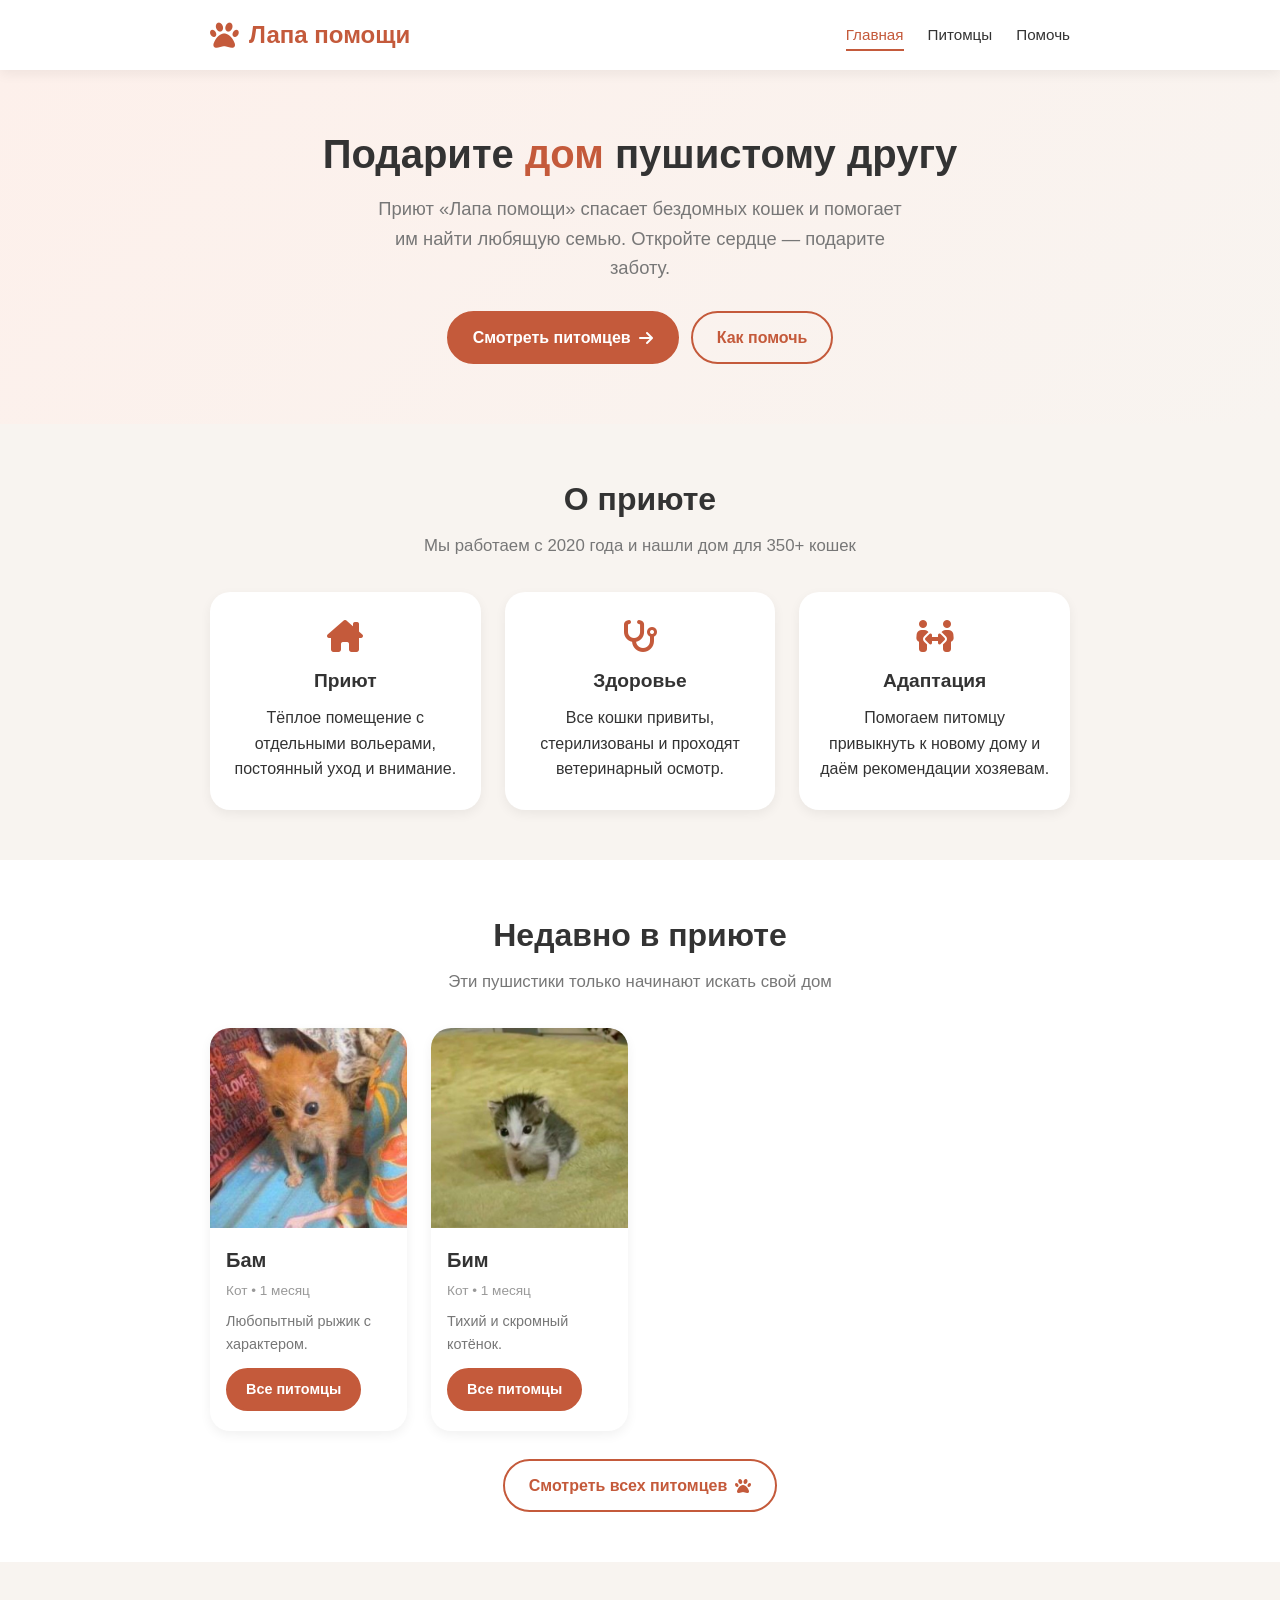
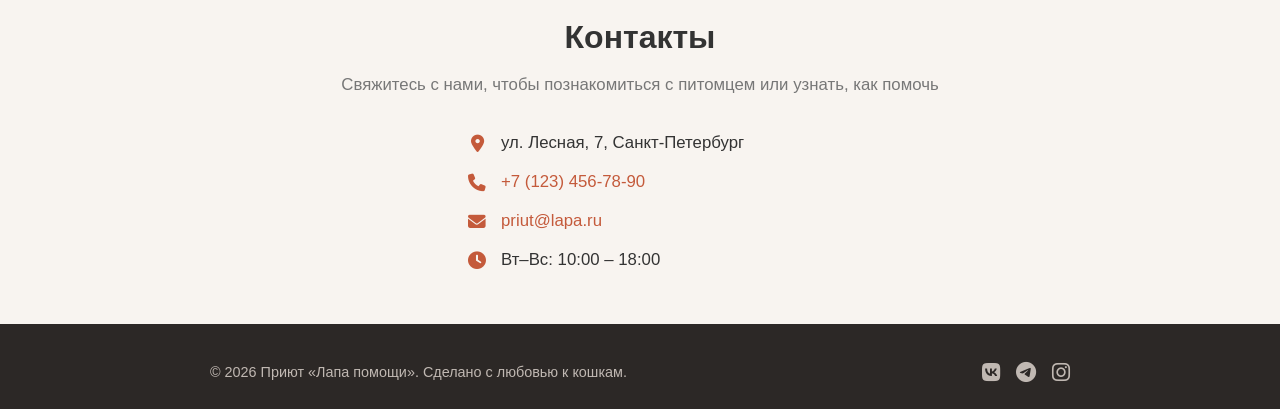
<file: index.html>
<!DOCTYPE html>
<html lang="ru">
<head>
    <meta charset="UTF-8">
    <meta name="viewport" content="width=device-width, initial-scale=1.0">
    <meta name="description" content="Приют «Лапа помощи» — спасение и пристройство бездомных кошек. Подарите дом пушистому другу.">
    <title>Приют «Лапа помощи» — Главная</title>
    <link rel="stylesheet" href="https://cdnjs.cloudflare.com/ajax/libs/font-awesome/6.5.1/css/all.min.css">
    <link rel="stylesheet" href="style.css">
</head>
<body>

    <header class="header">
        <div class="container header__inner">
            <a href="index.html" class="logo" aria-label="Приют Лапа помощи — на главную">
                <i class="fa-solid fa-paw logo__icon"></i>
                <span>Лапа помощи</span>
            </a>
            <nav class="nav" aria-label="Основная навигация">
                <ul class="nav__list">
                    <li><a href="index.html" class="nav__link nav__link--active">Главная</a></li>
                    <li><a href="pets.html" class="nav__link">Питомцы</a></li>
                    <li><a href="help.html" class="nav__link">Помочь</a></li>
                </ul>
            </nav>
        </div>
    </header>

    <main>
        <section class="hero">
            <div class="container">
                <h1 class="hero__title">Подарите <span>дом</span> пушистому другу</h1>
                <p class="hero__subtitle">Приют «Лапа помощи» спасает бездомных кошек и помогает им найти любящую семью. Откройте сердце — подарите заботу.</p>
                <div class="hero__actions">
                    <a href="pets.html" class="btn">Смотреть питомцев <i class="fa-solid fa-arrow-right"></i></a>
                    <a href="help.html" class="btn btn--outline">Как помочь</a>
                </div>
            </div>
        </section>

        <section class="section">
            <div class="container">
                <h2 class="section__title">О приюте</h2>
                <p class="section__subtitle">Мы работаем с 2020 года и нашли дом для 350+ кошек</p>
                <div class="about-grid">
                    <div class="about-card">
                        <i class="fa-solid fa-house-chimney about-card__icon"></i>
                        <h3 class="about-card__title">Приют</h3>
                        <p>Тёплое помещение с отдельными вольерами, постоянный уход и внимание.</p>
                    </div>
                    <div class="about-card">
                        <i class="fa-solid fa-stethoscope about-card__icon"></i>
                        <h3 class="about-card__title">Здоровье</h3>
                        <p>Все кошки привиты, стерилизованы и проходят ветеринарный осмотр.</p>
                    </div>
                    <div class="about-card">
                        <i class="fa-solid fa-people-arrows about-card__icon"></i>
                        <h3 class="about-card__title">Адаптация</h3>
                        <p>Помогаем питомцу привыкнуть к новому дому и даём рекомендации хозяевам.</p>
                    </div>
                </div>
            </div>
        </section>

        <section class="section section--bg-white">
            <div class="container">
                <h2 class="section__title">Недавно в приюте</h2>
                <p class="section__subtitle">Эти пушистики только начинают искать свой дом</p>
                <div class="pets-grid">
                    <article class="pet-card">
                        <img src="./images/bam.png" 
                             alt="Рыжий котёнок Бам" 
                             class="pet-card__image"
                             loading="lazy">
                        <div class="pet-card__body">
                            <h3 class="pet-card__name">Бам</h3>
                            <p class="pet-card__meta">Кот • 1 месяц</p>
                            <p class="pet-card__desc">Любопытный рыжик с характером.</p>
                            <a href="pets.html" class="btn pet-card__btn">Все питомцы</a>
                        </div>
                    </article>

                    <article class="pet-card">
                        <img src="./images/bim.png" 
                             alt="Котёнок Бам" 
                             class="pet-card__image"
                             loading="lazy">
                        <div class="pet-card__body">
                            <h3 class="pet-card__name">Бим</h3>
                            <p class="pet-card__meta">Кот • 1 месяц</p>
                            <p class="pet-card__desc">Тихий и скромный котёнок.</p>
                            <a href="pets.html" class="btn pet-card__btn">Все питомцы</a>
                        </div>
                    </article>
                </div>
                <div style="text-align: center; margin-top: 28px;">
                    <a href="pets.html" class="btn btn--outline">Смотреть всех питомцев <i class="fa-solid fa-paw"></i></a>
                </div>
            </div>
        </section>

        <section class="section">
            <div class="container">
                <h2 class="section__title">Контакты</h2>
                <p class="section__subtitle">Свяжитесь с нами, чтобы познакомиться с питомцем или узнать, как помочь</p>
                <ul class="contacts__list">
                    <li class="contacts__item">
                        <i class="fa-solid fa-location-dot contacts__icon"></i>
                        <span>ул. Лесная, 7, Санкт-Петербург</span>
                    </li>
                    <li class="contacts__item">
                        <i class="fa-solid fa-phone contacts__icon"></i>
                        <a href="tel:+71234567890">+7 (123) 456-78-90</a>
                    </li>
                    <li class="contacts__item">
                        <i class="fa-solid fa-envelope contacts__icon"></i>
                        <a href="mailto:priut@lapa.ru">priut@lapa.ru</a>
                    </li>
                    <li class="contacts__item">
                        <i class="fa-solid fa-clock contacts__icon"></i>
                        <span>Вт–Вс: 10:00 – 18:00</span>
                    </li>
                </ul>
            </div>
        </section>
    </main>

    <footer class="footer">
        <div class="container footer__inner">
            <p class="footer__copy">© 2026 Приют «Лапа помощи». Сделано с любовью к кошкам.</p>
            <ul class="footer__socials">
                <li><a href="https://vk.com/" target="_blank" rel="noopener" class="footer__social-link" aria-label="ВКонтакте"><i class="fa-brands fa-vk"></i></a></li>
                <li><a href="https://t.me/" target="_blank" rel="noopener" class="footer__social-link" aria-label="Telegram"><i class="fa-brands fa-telegram"></i></a></li>
                <li><a href="https://instagram.com/" target="_blank" rel="noopener" class="footer__social-link" aria-label="Instagram"><i class="fa-brands fa-instagram"></i></a></li>
            </ul>
        </div>
    </footer>
</body>
</html>
</file>
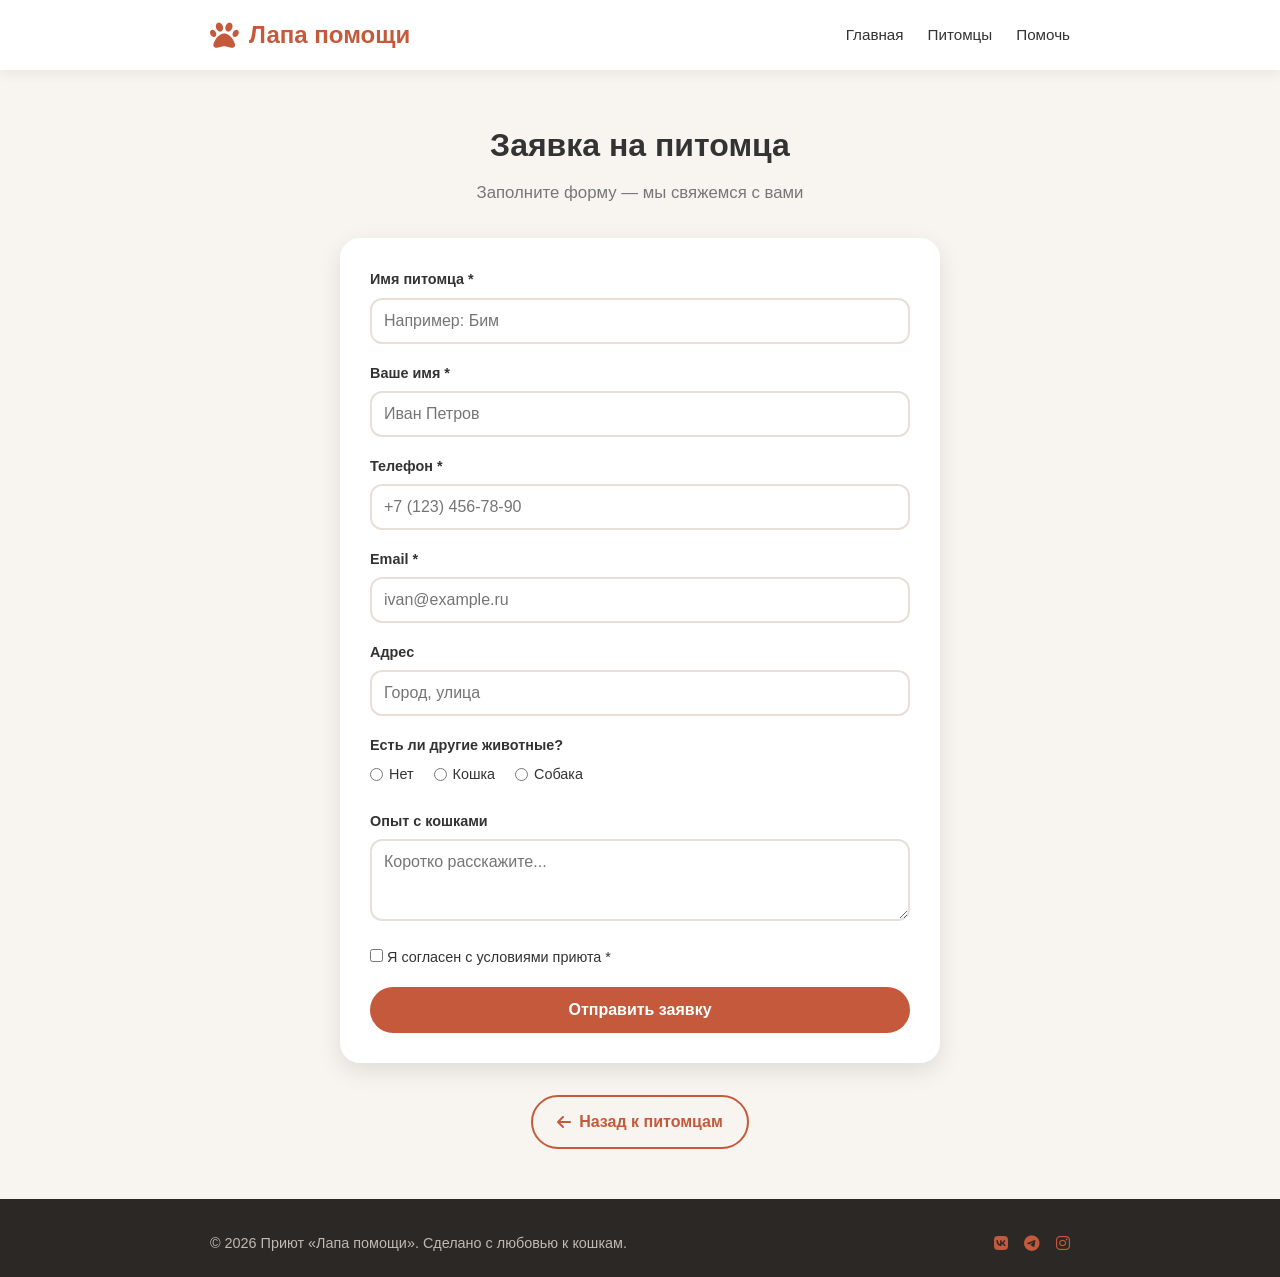
<file: book.html>
<!DOCTYPE html>
<html lang="ru">
<head>
    <meta charset="UTF-8">
    <meta name="viewport" content="width=device-width, initial-scale=1.0">
    <meta name="description" content="Заполните анкету, чтобы забрать питомца из приюта «Лапа помощи».">
    <title>Приют «Лапа помощи» — Забрать питомца</title>
    <link rel="stylesheet" href="https://cdnjs.cloudflare.com/ajax/libs/font-awesome/6.5.1/css/all.min.css">
    <link rel="stylesheet" href="style.css">
</head>
<body>

    <header class="header">
        <div class="container header__inner">
            <a href="index.html" class="logo">
                <i class="fa-solid fa-paw logo__icon"></i>
                <span>Лапа помощи</span>
            </a>
            <nav class="nav">
                <ul class="nav__list">
                    <li><a href="index.html" class="nav__link">Главная</a></li>
                    <li><a href="pets.html" class="nav__link">Питомцы</a></li>
                    <li><a href="help.html" class="nav__link">Помочь</a></li>
                </ul>
            </nav>
        </div>
    </header>

    <main>
        <section class="section">
            <div class="container">
                <h2 class="section__title">Заявка на питомца</h2>
                <p class="section__subtitle">Заполните форму — мы свяжемся с вами</p>

                <div class="book-box">
                    <form id="bookForm">
                        <div class="form-group">
                            <label>Имя питомца *</label>
                            <input type="text" id="petName" placeholder="Например: Бим" required>
                        </div>

                        <div class="form-group">
                            <label>Ваше имя *</label>
                            <input type="text" id="fullName" placeholder="Иван Петров" required>
                        </div>

                        <div class="form-group">
                            <label>Телефон *</label>
                            <input type="tel" id="phone" placeholder="+7 (123) 456-78-90" required>
                        </div>

                        <div class="form-group">
                            <label>Email *</label>
                            <input type="email" id="email" placeholder="ivan@example.ru" required>
                        </div>

                        <div class="form-group">
                            <label>Адрес</label>
                            <input type="text" id="address" placeholder="Город, улица">
                        </div>

                        <div class="form-group">
                            <label>Есть ли другие животные?</label>
                            <div class="radio-group">
                                <label><input type="radio" name="otherPets" value="Нет"> Нет</label>
                                <label><input type="radio" name="otherPets" value="Кошка"> Кошка</label>
                                <label><input type="radio" name="otherPets" value="Собака"> Собака</label>
                            </div>
                        </div>

                        <div class="form-group">
                            <label>Опыт с кошками</label>
                            <textarea rows="3" id="experience" placeholder="Коротко расскажите..."></textarea>
                        </div>

                        <div class="form-group">
                            <label class="checkbox">
                                <input type="checkbox" id="agree" required>
                                <span>Я согласен с условиями приюта *</span>
                            </label>
                        </div>

                        <button type="submit" class="btn btn--block">Отправить заявку</button>
                        <div id="message" class="form-message"></div>
                    </form>
                </div>

                <div class="back-link">
                    <a href="pets.html" class="btn btn--outline"><i class="fa-solid fa-arrow-left"></i> Назад к питомцам</a>
                </div>
            </div>
        </section>
    </main>

    <footer class="footer">
        <div class="container footer__inner">
            <p class="footer__copy">© 2026 Приют «Лапа помощи». Сделано с любовью к кошкам.</p>
            <ul class="footer__socials">
                <li><a href="https://vk.com/" target="_blank"><i class="fa-brands fa-vk"></i></a></li>
                <li><a href="https://t.me/" target="_blank"><i class="fa-brands fa-telegram"></i></a></li>
                <li><a href="https://instagram.com/" target="_blank"><i class="fa-brands fa-instagram"></i></a></li>
            </ul>
        </div>
    </footer>

    <script>
        const urlParams = new URLSearchParams(window.location.search);
        const petFromUrl = urlParams.get('pet');
        if (petFromUrl) {
            document.getElementById('petName').value = petFromUrl;
        }

        document.getElementById('bookForm').addEventListener('submit', function(e) {
            e.preventDefault();

            const petName = document.getElementById('petName').value.trim();
            const fullName = document.getElementById('fullName').value.trim();
            const phone = document.getElementById('phone').value.trim();
            const email = document.getElementById('email').value.trim();
            const agree = document.getElementById('agree').checked;
            const msgDiv = document.getElementById('message');

            msgDiv.className = 'form-message';
            msgDiv.textContent = '';

            if (!petName || !fullName || !phone || !email) {
                msgDiv.textContent = 'Заполните все поля со звёздочкой *';
                msgDiv.classList.add('error');
                return;
            }

            if (!agree) {
                msgDiv.textContent = 'Нужно согласиться с условиями приюта';
                msgDiv.classList.add('error');
                return;
            }

            msgDiv.textContent = `Спасибо, ${fullName}! Заявка на ${petName} принята. Мы скоро свяжемся с вами.`;
            msgDiv.classList.add('success');

            document.getElementById('bookForm').reset();
            if (petFromUrl) {
                document.getElementById('petName').value = petFromUrl;
            }
        });
    </script>
</body>
</html>
</file>
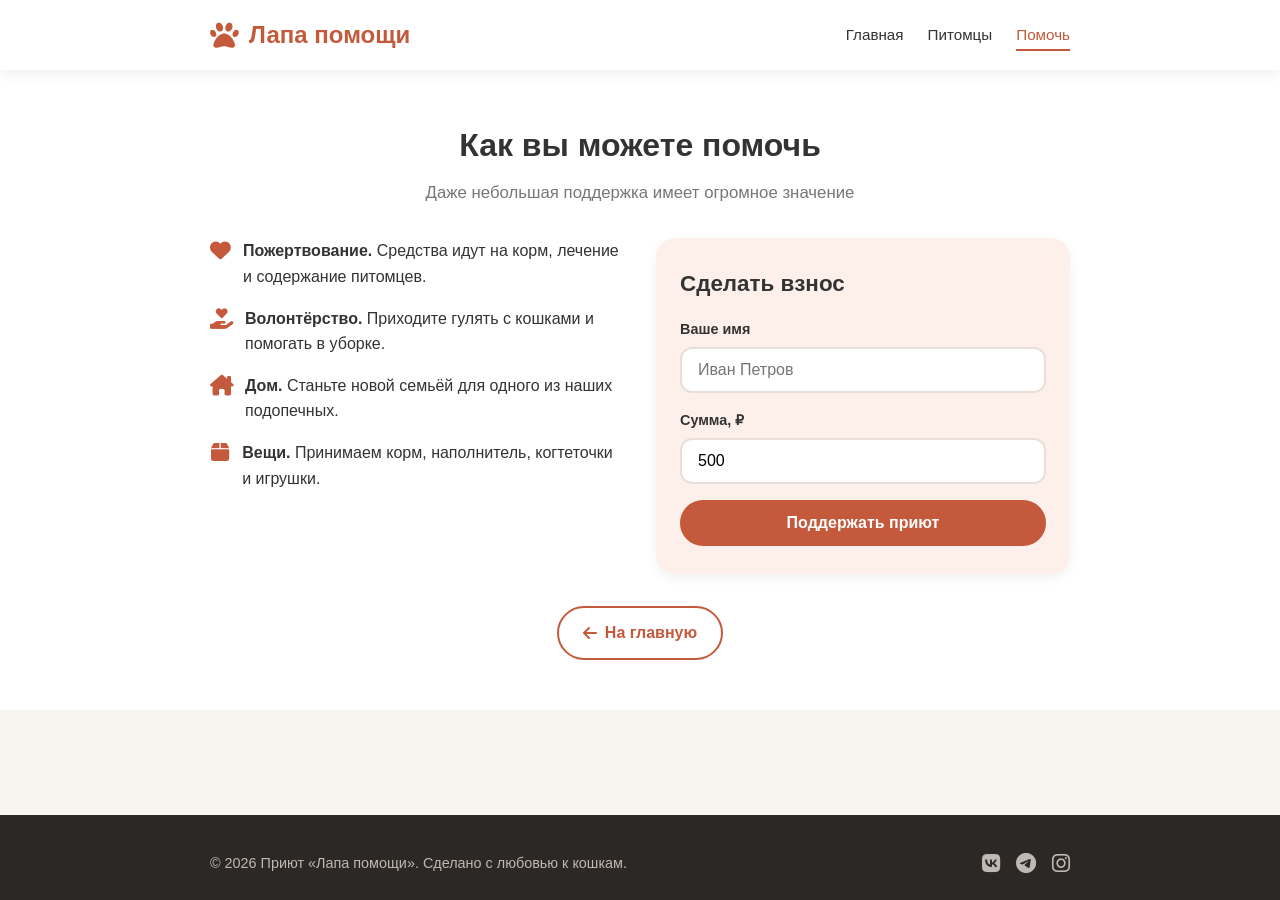
<file: help.html>
<!DOCTYPE html>
<html lang="ru">
<head>
    <meta charset="UTF-8">
    <meta name="viewport" content="width=device-width, initial-scale=1.0">
    <meta name="description" content="Помощь приюту «Лапа помощи» — пожертвования, волонтёрство, вещи.">
    <title>Приют «Лапа помощи» — Как помочь</title>
    <link rel="stylesheet" href="https://cdnjs.cloudflare.com/ajax/libs/font-awesome/6.5.1/css/all.min.css">
    <link rel="stylesheet" href="style.css">
</head>
<body>

    <header class="header">
        <div class="container header__inner">
            <a href="index.html" class="logo" aria-label="Приют Лапа помощи — на главную">
                <i class="fa-solid fa-paw logo__icon"></i>
                <span>Лапа помощи</span>
            </a>
            <nav class="nav" aria-label="Основная навигация">
                <ul class="nav__list">
                    <li><a href="index.html" class="nav__link">Главная</a></li>
                    <li><a href="pets.html" class="nav__link">Питомцы</a></li>
                    <li><a href="help.html" class="nav__link nav__link--active">Помочь</a></li>
                </ul>
            </nav>
        </div>
    </header>

    <main>
        <section class="section section--bg-white">
            <div class="container">
                <h2 class="section__title">Как вы можете помочь</h2>
                <p class="section__subtitle">Даже небольшая поддержка имеет огромное значение</p>
                <div class="help-grid">
                    
                    <div class="help-info">
                        <ul class="help-info__list">
                            <li class="help-info__item">
                                <i class="fa-solid fa-heart help-info__icon"></i>
                                <span><strong>Пожертвование.</strong> Средства идут на корм, лечение и содержание питомцев.</span>
                            </li>
                            <li class="help-info__item">
                                <i class="fa-solid fa-hand-holding-heart help-info__icon"></i>
                                <span><strong>Волонтёрство.</strong> Приходите гулять с кошками и помогать в уборке.</span>
                            </li>
                            <li class="help-info__item">
                                <i class="fa-solid fa-house-chimney help-info__icon"></i>
                                <span><strong>Дом.</strong> Станьте новой семьёй для одного из наших подопечных.</span>
                            </li>
                            <li class="help-info__item">
                                <i class="fa-solid fa-box help-info__icon"></i>
                                <span><strong>Вещи.</strong> Принимаем корм, наполнитель, когтеточки и игрушки.</span>
                            </li>
                        </ul>
                    </div>

                    <div class="donate-form">
                        <h3 class="donate-form__title">Сделать взнос</h3>
                        <form id="donateForm" novalidate>
                            <div class="donate-form__group">
                                <label for="donateName" class="donate-form__label">Ваше имя</label>
                                <input type="text" id="donateName" name="name" class="donate-form__input" placeholder="Иван Петров" required>
                            </div>
                            <div class="donate-form__group">
                                <label for="donateAmount" class="donate-form__label">Сумма, ₽</label>
                                <input type="number" id="donateAmount" name="amount" class="donate-form__input" placeholder="500" min="1" value="500" required>
                            </div>
                            <button type="submit" class="btn btn--block">Поддержать приют</button>
                            <p id="donateMessage" class="donate-form__message" role="status"></p>
                        </form>
                    </div>

                </div>
                <div style="text-align: center; margin-top: 32px;">
                    <a href="index.html" class="btn btn--outline"><i class="fa-solid fa-arrow-left"></i> На главную</a>
                </div>
            </div>
        </section>
    </main>

    <footer class="footer">
        <div class="container footer__inner">
            <p class="footer__copy">© 2026 Приют «Лапа помощи». Сделано с любовью к кошкам.</p>
            <ul class="footer__socials">
                <li><a href="https://vk.com/" target="_blank" rel="noopener" class="footer__social-link" aria-label="ВКонтакте"><i class="fa-brands fa-vk"></i></a></li>
                <li><a href="https://t.me/" target="_blank" rel="noopener" class="footer__social-link" aria-label="Telegram"><i class="fa-brands fa-telegram"></i></a></li>
                <li><a href="https://instagram.com/" target="_blank" rel="noopener" class="footer__social-link" aria-label="Instagram"><i class="fa-brands fa-instagram"></i></a></li>
            </ul>
        </div>
    </footer>

    <script>
        document.getElementById('donateForm').addEventListener('submit', function(event) {
            event.preventDefault();

            const nameInput = document.getElementById('donateName');
            const amountInput = document.getElementById('donateAmount');
            const messageBox = document.getElementById('donateMessage');

            const name = nameInput.value.trim();
            const amount = parseInt(amountInput.value, 10);

            messageBox.className = 'donate-form__message';
            messageBox.textContent = '';

            if (!name) {
                messageBox.textContent = 'Пожалуйста, укажите ваше имя.';
                messageBox.classList.add('donate-form__message--error');
                nameInput.focus();
                return;
            }

            if (!amount || amount <= 0) {
                messageBox.textContent = 'Сумма должна быть больше нуля.';
                messageBox.classList.add('donate-form__message--error');
                amountInput.focus();
                return;
            }

            messageBox.textContent = `Спасибо, ${name}! Ваш взнос на ${amount} ₽ очень поможет питомцам.`;
            messageBox.classList.add('donate-form__message--success');

            nameInput.value = '';
            amountInput.value = '500';
        });
    </script>
</body>
</html>
</file>
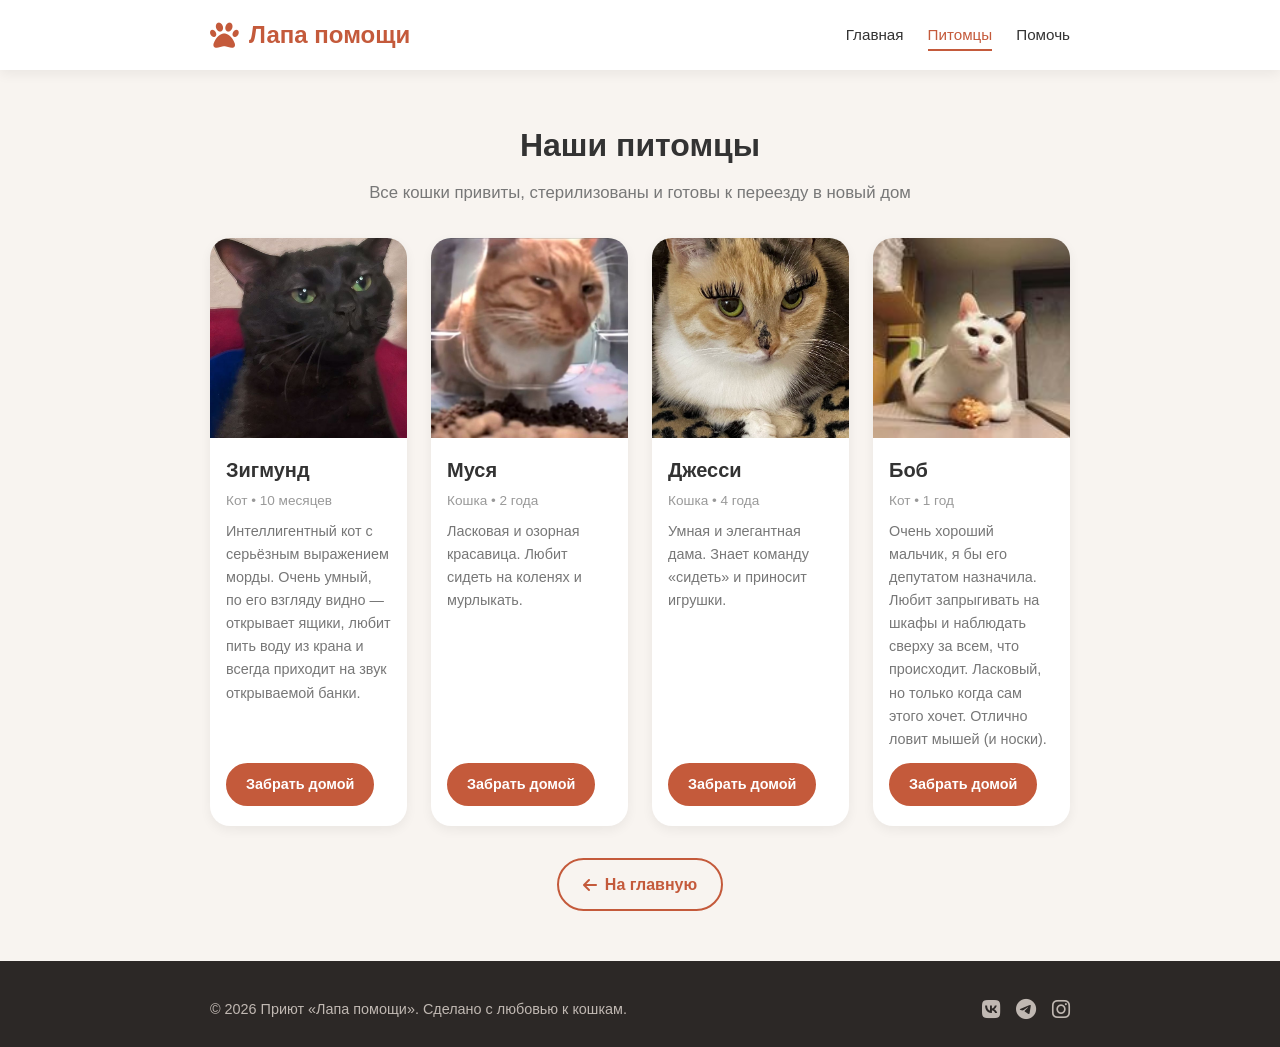
<file: pets.html>
<!DOCTYPE html>
<html lang="ru">
<head>
    <meta charset="UTF-8">
    <meta name="viewport" content="width=device-width, initial-scale=1.0">
    <meta name="description" content="Питомцы приюта «Лапа помощи» — кошки, которые ищут дом.">
    <title>Приют «Лапа помощи» — Питомцы</title>
    <link rel="stylesheet" href="https://cdnjs.cloudflare.com/ajax/libs/font-awesome/6.5.1/css/all.min.css">
    <link rel="stylesheet" href="style.css">
</head>
<body>

    <header class="header">
        <div class="container header__inner">
            <a href="index.html" class="logo" aria-label="Приют Лапа помощи — на главную">
                <i class="fa-solid fa-paw logo__icon"></i>
                <span>Лапа помощи</span>
            </a>
            <nav class="nav" aria-label="Основная навигация">
                <ul class="nav__list">
                    <li><a href="index.html" class="nav__link">Главная</a></li>
                    <li><a href="pets.html" class="nav__link nav__link--active">Питомцы</a></li>
                    <li><a href="help.html" class="nav__link">Помочь</a></li>
                </ul>
            </nav>
        </div>
    </header>

    <main>
        <section class="section">
            <div class="container">
                <h2 class="section__title">Наши питомцы</h2>
                <p class="section__subtitle">Все кошки привиты, стерилизованы и готовы к переезду в новый дом</p>
                <div class="pets-grid">
                    
                    <article class="pet-card">
                        <img src="./images/zigmund.png" 
                             alt="Не Фрейд конечно, но..." 
                             class="pet-card__image"
                             loading="lazy">
                        <div class="pet-card__body">
                            <h3 class="pet-card__name">Зигмунд</h3>
                            <p class="pet-card__meta">Кот • 10 месяцев</p>
                            <p class="pet-card__desc">Интеллигентный кот с серьёзным выражением морды. Очень умный, по его взгляду видно — открывает ящики, любит пить воду из крана и всегда приходит на звук открываемой банки.</p>
                            <a href="book.html?pet=Зигмунд" class="btn pet-card__btn">Забрать домой</a>
                        </div>
                    </article>

                    <article class="pet-card">
                        <img src="./images/musya.png" 
                             alt="Муся это ты..." 
                             class="pet-card__image"
                             loading="lazy">
                        <div class="pet-card__body">
                            <h3 class="pet-card__name">Муся</h3>
                            <p class="pet-card__meta">Кошка • 2 года</p>
                            <p class="pet-card__desc">Ласковая и озорная красавица. Любит сидеть на коленях и мурлыкать.</p>
                            <a href="book.html?pet=Муся" class="btn pet-card__btn">Забрать домой</a>
                        </div>
                    </article>

                    <article class="pet-card">
                        <img src="./images/jessy.png" 
                             alt="Кошка Джесси" 
                             class="pet-card__image"
                             loading="lazy">
                        <div class="pet-card__body">
                            <h3 class="pet-card__name">Джесси</h3>
                            <p class="pet-card__meta">Кошка • 4 года</p>
                            <p class="pet-card__desc">Умная и элегантная дама. Знает команду «сидеть» и приносит игрушки.</p>
                            <a href="book.html?pet=Джесси" class="btn pet-card__btn">Забрать домой</a>
                        </div>
                    </article>

                    <article class="pet-card">
                        <img src="./images/bob.png" 
                             alt="Привет! Это Боб." 
                             class="pet-card__image"
                             loading="lazy">
                        <div class="pet-card__body">
                            <h3 class="pet-card__name">Боб</h3>
                            <p class="pet-card__meta">Кот • 1 год</p>
                            <p class="pet-card__desc">Очень хороший мальчик, я бы его депутатом назначила. Любит запрыгивать на шкафы и наблюдать сверху за всем, что происходит. Ласковый, но только когда сам этого хочет. Отлично ловит мышей (и носки).</p>
                            <a href="book.html?pet=Боб" class="btn pet-card__btn">Забрать домой</a>
                        </div>
                    </article>

                </div>
                <div style="text-align: center; margin-top: 32px;">
                    <a href="index.html" class="btn btn--outline"><i class="fa-solid fa-arrow-left"></i> На главную</a>
                </div>
            </div>
        </section>
    </main>

    <footer class="footer">
        <div class="container footer__inner">
            <p class="footer__copy">© 2026 Приют «Лапа помощи». Сделано с любовью к кошкам.</p>
            <ul class="footer__socials">
                <li><a href="https://vk.com/" target="_blank" rel="noopener" class="footer__social-link" aria-label="ВКонтакте"><i class="fa-brands fa-vk"></i></a></li>
                <li><a href="https://t.me/" target="_blank" rel="noopener" class="footer__social-link" aria-label="Telegram"><i class="fa-brands fa-telegram"></i></a></li>
                <li><a href="https://instagram.com/" target="_blank" rel="noopener" class="footer__social-link" aria-label="Instagram"><i class="fa-brands fa-instagram"></i></a></li>
            </ul>
        </div>
    </footer>
</body>
</html>
</file>
<file: style.css>
/* ===== БАЗОВЫЕ ПЕРЕМЕННЫЕ ===== */
:root {
    --color-primary: #c45a3b;
    --color-primary-hover: #a34124;
    --color-primary-light: #fdf0eb;
    --color-bg: #f8f4f0;
    --color-white: #ffffff;
    --color-text: #333333;
    --color-text-light: #777777;
    --color-text-lighter: #999999;
    --color-border: #e8e0d8;
    --radius-sm: 12px;
    --radius-md: 20px;
    --radius-lg: 40px;
    --shadow-sm: 0 4px 12px rgba(0, 0, 0, 0.06);
    --shadow-md: 0 8px 24px rgba(0, 0, 0, 0.10);
    --shadow-lg: 0 12px 32px rgba(0, 0, 0, 0.14);
    --transition: 0.25s ease;
    --font-family: 'Segoe UI', Arial, sans-serif;
}

/* ===== СБРОС И БАЗА ===== */
*,
*::before,
*::after {
    margin: 0;
    padding: 0;
    box-sizing: border-box;
}

html {
    scroll-behavior: smooth;
}

body {
    font-family: var(--font-family);
    background: var(--color-bg);
    color: var(--color-text);
    line-height: 1.6;
    min-height: 100vh;
    display: flex;
    flex-direction: column;
}

img {
    max-width: 100%;
    height: auto;
    display: block;
}

a {
    color: var(--color-primary);
    text-decoration: none;
    transition: color var(--transition);
}

a:hover {
    color: var(--color-primary-hover);
}

/* ===== УТИЛИТЫ ===== */
.container {
    max-width: 900px;
    margin: 0 auto;
    padding: 0 20px;
}

/* ===== ШАПКА ===== */
.header {
    background: var(--color-white);
    box-shadow: var(--shadow-sm);
    padding: 16px 0;
    position: sticky;
    top: 0;
    z-index: 100;
}

.header__inner {
    display: flex;
    justify-content: space-between;
    align-items: center;
    flex-wrap: wrap;
    gap: 12px;
}

.logo {
    display: flex;
    align-items: center;
    gap: 10px;
    font-size: 1.5rem;
    font-weight: 700;
    color: var(--color-primary);
    text-decoration: none;
}

.logo__icon {
    font-size: 1.8rem;
}

.nav__list {
    display: flex;
    list-style: none;
    gap: 24px;
    flex-wrap: wrap;
}

.nav__link {
    color: var(--color-text);
    font-weight: 500;
    font-size: 0.95rem;
    padding: 6px 0;
    border-bottom: 2px solid transparent;
    transition: border-color var(--transition), color var(--transition);
}

.nav__link:hover,
.nav__link--active {
    color: var(--color-primary);
    border-bottom-color: var(--color-primary);
}

/* ===== КНОПКИ ===== */
.btn {
    display: inline-flex;
    align-items: center;
    justify-content: center;
    gap: 8px;
    background: var(--color-primary);
    color: var(--color-white);
    border: 2px solid var(--color-primary);
    padding: 12px 24px;
    border-radius: var(--radius-lg);
    font-size: 1rem;
    font-weight: 600;
    cursor: pointer;
    text-decoration: none;
    transition: background var(--transition), transform var(--transition), box-shadow var(--transition);
    white-space: nowrap;
}

.btn:hover {
    background: var(--color-primary-hover);
    border-color: var(--color-primary-hover);
    transform: translateY(-1px);
    box-shadow: var(--shadow-md);
    color: var(--color-white);
}

.btn--outline {
    background: transparent;
    color: var(--color-primary);
}

.btn--outline:hover {
    background: var(--color-primary);
    color: var(--color-white);
}

.btn--block {
    width: 100%;
}

/* ===== ГЕРОЙ ===== */
.hero {
    padding: 60px 0;
    text-align: center;
    background: linear-gradient(135deg, var(--color-primary-light) 0%, var(--color-bg) 100%);
}

.hero__title {
    font-size: 2.5rem;
    font-weight: 800;
    color: var(--color-text);
    margin-bottom: 16px;
    line-height: 1.2;
}

.hero__title span {
    color: var(--color-primary);
}

.hero__subtitle {
    font-size: 1.15rem;
    color: var(--color-text-light);
    max-width: 550px;
    margin: 0 auto 28px;
}

.hero__actions {
    display: flex;
    gap: 12px;
    justify-content: center;
    flex-wrap: wrap;
}

/* ===== СЕКЦИИ ===== */
.section {
    padding: 50px 0;
}

.section--bg-white {
    background: var(--color-white);
}

.section__title {
    font-size: 2rem;
    font-weight: 700;
    text-align: center;
    margin-bottom: 8px;
    color: var(--color-text);
}

.section__subtitle {
    text-align: center;
    color: var(--color-text-light);
    margin-bottom: 32px;
    font-size: 1.05rem;
}

/* ===== О ПРИЮТЕ (главная) ===== */
.about-grid {
    display: grid;
    grid-template-columns: repeat(auto-fit, minmax(200px, 1fr));
    gap: 24px;
}

.about-card {
    background: var(--color-white);
    border-radius: var(--radius-md);
    padding: 28px 20px;
    text-align: center;
    box-shadow: var(--shadow-sm);
    transition: transform var(--transition);
}

.about-card:hover {
    transform: translateY(-4px);
}

.about-card__icon {
    font-size: 2rem;
    color: var(--color-primary);
    margin-bottom: 14px;
}

.about-card__title {
    font-size: 1.2rem;
    margin-bottom: 8px;
}

/* ===== КАРТОЧКИ ПИТОМЦЕВ ===== */
.pets-grid {
    display: grid;
    grid-template-columns: repeat(auto-fill, minmax(190px, 1fr));
    gap: 24px;
}

.pet-card {
    background: var(--color-white);
    border-radius: var(--radius-md);
    overflow: hidden;
    box-shadow: var(--shadow-sm);
    transition: transform var(--transition), box-shadow var(--transition);
    display: flex;
    flex-direction: column;
}

.pet-card:hover {
    transform: translateY(-6px);
    box-shadow: var(--shadow-lg);
}

.pet-card__image {
    width: 100%;
    height: 200px;
    object-fit: cover;
    background: #e0d6cc;
}

.pet-card__body {
    padding: 16px 16px 20px;
    display: flex;
    flex-direction: column;
    flex-grow: 1;
}

.pet-card__name {
    font-size: 1.25rem;
    font-weight: 700;
    margin-bottom: 4px;
    color: var(--color-text);
}

.pet-card__meta {
    font-size: 0.85rem;
    color: var(--color-text-lighter);
    margin-bottom: 8px;
}

.pet-card__desc {
    font-size: 0.9rem;
    color: var(--color-text-light);
    flex-grow: 1;
    margin-bottom: 12px;
}

.pet-card__btn {
    align-self: flex-start;
    font-size: 0.9rem;
    padding: 8px 18px;
}

/* ===== КАК ПОМОЧЬ ===== */
.help-grid {
    display: grid;
    grid-template-columns: 1fr 1fr;
    gap: 32px;
    align-items: start;
}

.help-info__list {
    list-style: none;
    display: flex;
    flex-direction: column;
    gap: 16px;
}

.help-info__item {
    display: flex;
    gap: 12px;
    align-items: flex-start;
}

.help-info__icon {
    color: var(--color-primary);
    font-size: 1.3rem;
    margin-top: 2px;
    width: 24px;
    text-align: center;
}

/* ===== ФОРМА ПОЖЕРТВОВАНИЯ ===== */
.donate-form {
    background: var(--color-primary-light);
    padding: 28px 24px;
    border-radius: var(--radius-md);
    box-shadow: var(--shadow-sm);
}

.donate-form__title {
    font-size: 1.4rem;
    font-weight: 700;
    margin-bottom: 16px;
    color: var(--color-text);
}

.donate-form__group {
    margin-bottom: 16px;
}

.donate-form__label {
    display: block;
    font-weight: 600;
    margin-bottom: 6px;
    font-size: 0.9rem;
    color: var(--color-text);
}

.donate-form__input {
    width: 100%;
    padding: 12px 16px;
    border: 2px solid var(--color-border);
    border-radius: var(--radius-sm);
    font-size: 1rem;
    font-family: var(--font-family);
    transition: border-color var(--transition);
    background: var(--color-white);
}

.donate-form__input:focus {
    outline: none;
    border-color: var(--color-primary);
    box-shadow: 0 0 0 3px rgba(196, 90, 59, 0.15);
}

.donate-form__message {
    margin-top: 12px;
    padding: 10px 14px;
    border-radius: var(--radius-sm);
    font-size: 0.9rem;
    font-weight: 500;
    display: none;
}

.donate-form__message--success {
    display: block;
    background: #e8f5e9;
    color: #2e7d32;
    border: 1px solid #a5d6a7;
}

.donate-form__message--error {
    display: block;
    background: #ffebee;
    color: #c62828;
    border: 1px solid #ef9a9a;
}

/* ===== ФОРМА ЗАЯВКИ (book.html) ===== */
.book-box {
    max-width: 600px;
    margin: 0 auto;
    background: var(--color-white);
    border-radius: var(--radius-md);
    padding: 30px;
    box-shadow: var(--shadow-md);
}
.form-group {
    margin-bottom: 18px;
}
.form-group label {
    display: block;
    font-weight: 600;
    margin-bottom: 6px;
    font-size: 0.9rem;
    color: var(--color-text);
}
.form-group input,
.form-group textarea {
    width: 100%;
    padding: 12px;
    border: 2px solid var(--color-border);
    border-radius: var(--radius-sm);
    font-size: 1rem;
    font-family: var(--font-family);
    transition: border-color var(--transition);
}
.form-group input:focus,
.form-group textarea:focus {
    outline: none;
    border-color: var(--color-primary);
}
.radio-group {
    display: flex;
    gap: 20px;
    flex-wrap: wrap;
    margin-top: 5px;
}
.radio-group label {
    font-weight: normal;
    display: flex;
    align-items: center;
    gap: 6px;
    cursor: pointer;
}
.checkbox {
    display: flex;
    align-items: center;
    gap: 8px;
    cursor: pointer;
    font-weight: normal !important;
}
.checkbox input {
    width: auto;
}
.form-message {
    margin-top: 16px;
    padding: 12px;
    border-radius: var(--radius-sm);
    font-size: 0.9rem;
    display: none;
}
.form-message.success {
    display: block;
    background: #e8f5e9;
    color: #2e7d32;
    border: 1px solid #a5d6a7;
}
.form-message.error {
    display: block;
    background: #ffebee;
    color: #c62828;
    border: 1px solid #ef9a9a;
}
.back-link {
    text-align: center;
    margin-top: 32px;
}

/* ===== КОНТАКТЫ ===== */
.contacts__list {
    list-style: none;
    display: flex;
    flex-direction: column;
    gap: 12px;
    max-width: 350px;
    margin: 0 auto;
}

.contacts__item {
    display: flex;
    align-items: center;
    gap: 12px;
    font-size: 1.05rem;
}

.contacts__icon {
    color: var(--color-primary);
    width: 24px;
    text-align: center;
    font-size: 1.1rem;
}

/* ===== ПОДВАЛ ===== */
.footer {
    background: #2c2826;
    color: #c0b8b2;
    padding: 32px 0 20px;
    margin-top: auto;
}

.footer__inner {
    display: flex;
    justify-content: space-between;
    align-items: center;
    flex-wrap: wrap;
    gap: 16px;
}

.footer__copy {
    font-size: 0.9rem;
}

.footer__socials {
    display: flex;
    gap: 16px;
    list-style: none;
}

.footer__social-link {
    color: #c0b8b2;
    font-size: 1.3rem;
    transition: color var(--transition);
}

.footer__social-link:hover {
    color: var(--color-primary);
}

/* ===== АДАПТИВ ===== */
@media (max-width: 700px) {
    .header__inner {
        flex-direction: column;
        text-align: center;
    }

    .nav__list {
        justify-content: center;
        gap: 14px;
    }

    .hero__title {
        font-size: 1.9rem;
    }

    .help-grid {
        grid-template-columns: 1fr;
    }

    .pets-grid {
        grid-template-columns: repeat(auto-fill, minmax(150px, 1fr));
        gap: 16px;
    }
}
</file>
